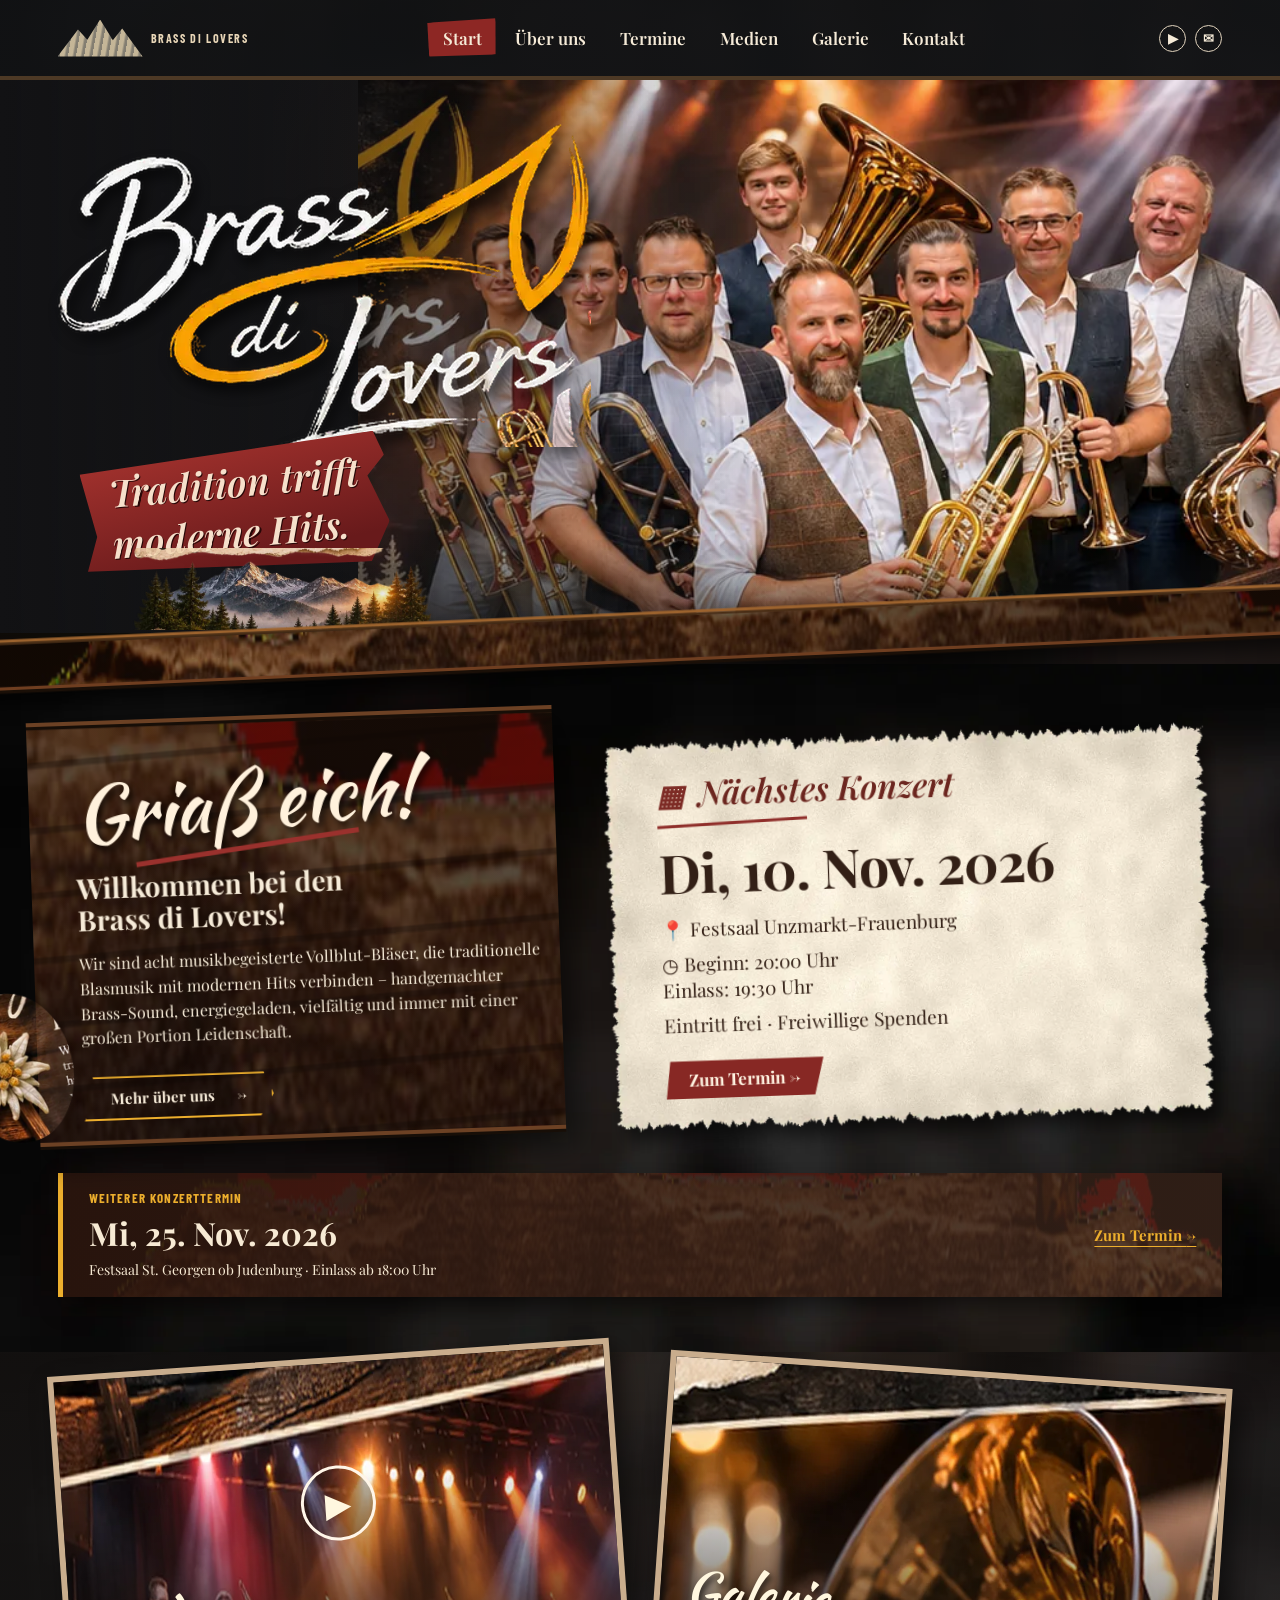
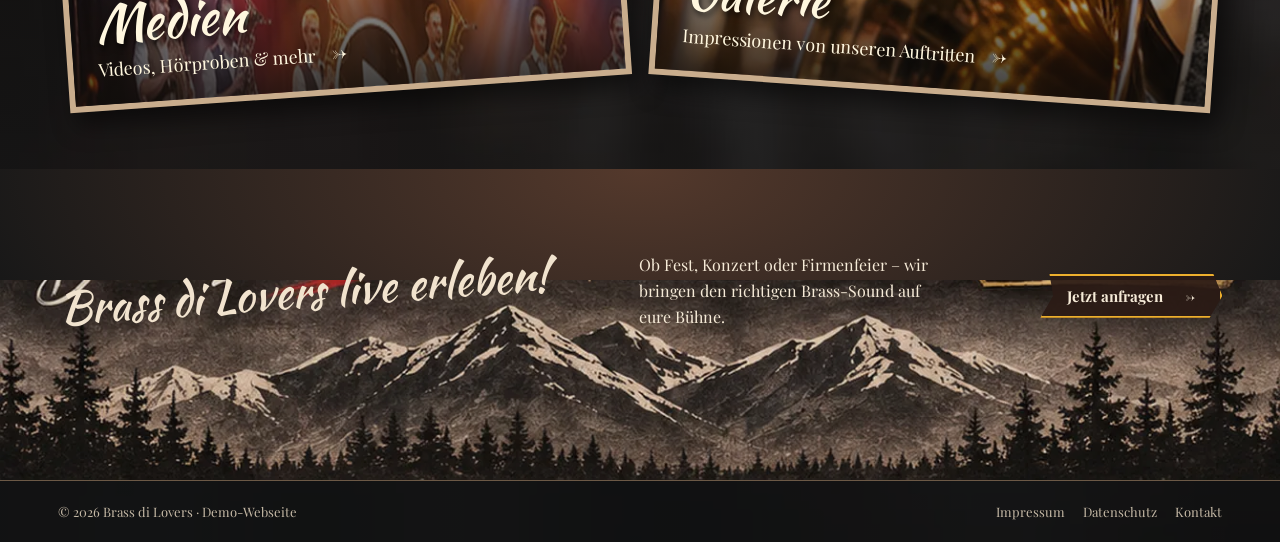
<file: index.html>
<!doctype html><html lang="de"><head><meta charset="utf-8"><meta name="viewport" content="width=device-width,initial-scale=1"><meta name="theme-color" content="#171719"><meta name="description" content="Brass di Lovers – acht Musiker aus Murau und Murtal, traditionelle Blasmusik trifft moderne Hits."><title>Start | Brass di Lovers</title><link rel="preconnect" href="https://fonts.googleapis.com"><link rel="preconnect" href="https://fonts.gstatic.com" crossorigin><link rel="stylesheet" href="assets/style.css"></head><body><div class="frame"><header class="site-header"><div class="wrap header-inner"><a class="header-mark" href="index.html" aria-label="Startseite"><span class="mountain-glyph" aria-hidden="true"></span><span>Brass di Lovers</span></a><nav class="main-nav" id="main-menu" aria-label="Hauptnavigation"><a href="index.html" class="active" aria-current="page">Start</a><a href="ueber-uns.html">Über uns</a><a href="termine.html">Termine</a><a href="medien.html">Medien</a><a href="galerie.html">Galerie</a><a href="kontakt.html">Kontakt</a></nav><div class="socials" aria-label="Weitere Bereiche"><a href="medien.html" aria-label="Medien">▶</a><a href="kontakt.html" aria-label="Kontakt">✉</a></div><button type="button" class="menu-toggle" aria-controls="main-menu" aria-expanded="false" aria-label="Menü öffnen">☰</button></div></header><main><section class="hero"><img class="hero-band" src="assets/hero-band.webp" alt="Acht Musiker mit Blechblasinstrumenten – Gestaltung aus der Designvorlage" fetchpriority="high"><div class="wrap hero-inner"><img class="hero-logo" src="assets/logo-script.webp" alt="Brass di Lovers"><div class="hero-strap red-brush">Tradition trifft <b>moderne Hits.</b></div><img class="hero-mountain" src="assets/mountains.webp" alt="" aria-hidden="true"></div></section><div class="wood-ribbon" aria-hidden="true"></div>
<section class="welcome-zone"><div class="wrap welcome-grid"><div class="welcome-left"><img class="flower" src="assets/edelweiss.webp" alt="" aria-hidden="true"><h2>Griaß eich!</h2><i class="underline-sweep" aria-hidden="true"></i><h3>Willkommen bei den<br>Brass di Lovers!</h3><p>Wir sind acht musikbegeisterte Vollblut-Bläser, die traditionelle Blasmusik mit modernen Hits verbinden – handgemachter Brass-Sound, energiegeladen, vielfältig und immer mit einer großen Portion Leidenschaft.</p><a class="outlined-link" href="ueber-uns.html">Mehr über uns <span aria-hidden="true">→</span></a></div><aside class="paper-card" aria-label="Nächstes Konzert"><div class="paper-content"><h2>Nächstes Konzert</h2><strong>Di, 10. Nov. 2026</strong><p>📍 Festsaal Unzmarkt-Frauenburg</p><p>◷ Beginn: 20:00 Uhr<br>Einlass: 19:30 Uhr</p><p>Eintritt frei · Freiwillige Spenden</p><a class="date-cta" href="termine.html">Zum Termin <span aria-hidden="true">→</span></a></div></aside></div><div class="wrap followup-event"><div><span class="followup-kicker">Weiterer Konzerttermin</span><strong><time datetime="2026-11-25">Mi, 25. Nov. 2026</time></strong><span>Festsaal St. Georgen ob Judenburg · Einlass ab 18:00 Uhr</span></div><a href="termine.html#konzert-25-november">Zum Termin <span aria-hidden="true">→</span></a></div></section>
<section class="media-tiles"><div class="wrap tile-grid"><a class="feature-tile" href="medien.html"><img src="assets/live-stage.webp" alt="Blasmusiker auf einer beleuchteten Bühne"><span class="tile-play" aria-hidden="true">▶</span><span class="tile-label"><strong>Medien</strong><small>Videos, Hörproben &amp; mehr <span class="arrow">→</span></small></span></a><a class="feature-tile" href="galerie.html"><img src="assets/brass-closeup.webp" alt="Goldenes Blechblasinstrument in Nahaufnahme"><span class="tile-label"><strong>Galerie</strong><small>Impressionen von unseren Auftritten <span class="arrow">→</span></small></span></a></div></section></main><footer class="footer-scene"><div class="wrap footer-content"><h2>Brass di Lovers live erleben!</h2><p>Ob Fest, Konzert oder Firmenfeier – wir bringen den richtigen Brass-Sound auf eure Bühne.</p><a class="outlined-link" href="kontakt.html">Jetzt anfragen <span aria-hidden="true">→</span></a></div></footer><div class="footer-bottom"><div class="wrap"><span>© <span data-year>2026</span> Brass di Lovers · Demo-Webseite</span><span><a href="impressum.html">Impressum</a><a href="datenschutz.html">Datenschutz</a><a href="kontakt.html">Kontakt</a></span></div></div></div><script src="assets/script.js"></script></body></html>
</file>
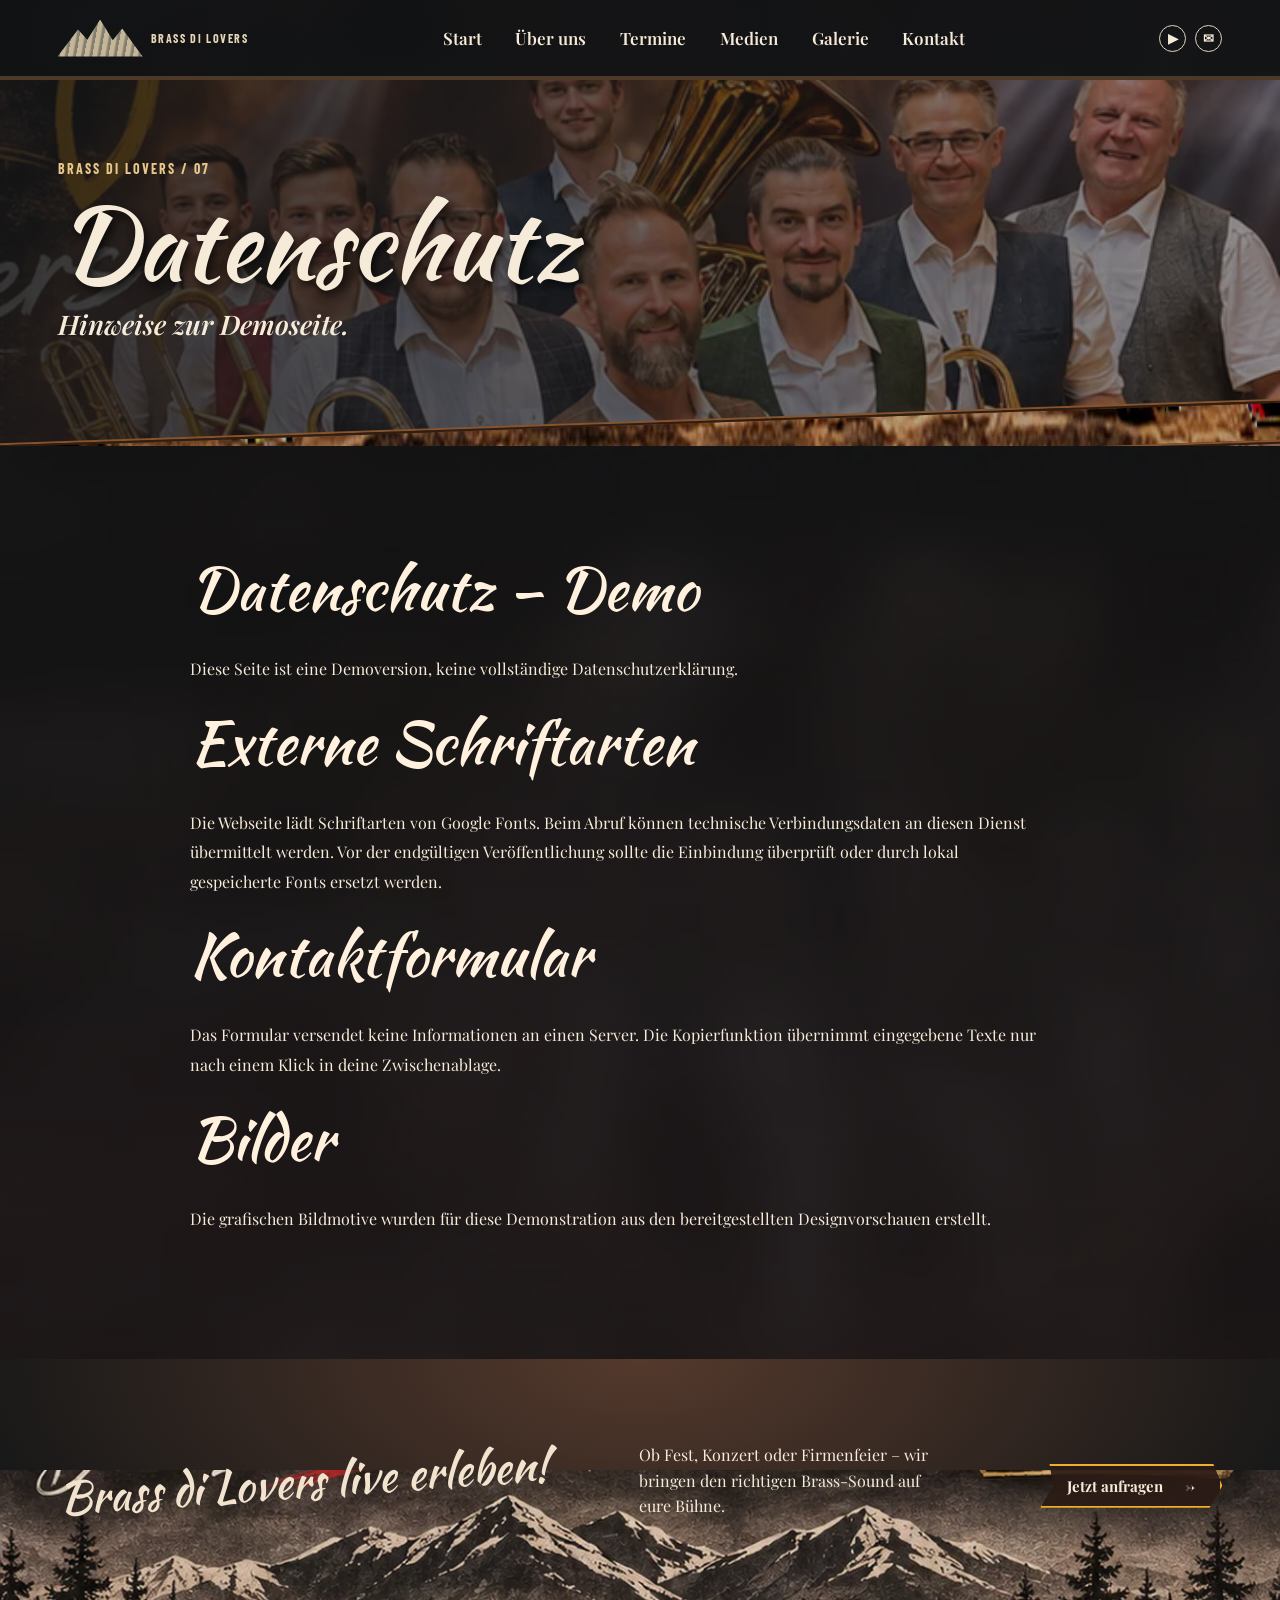
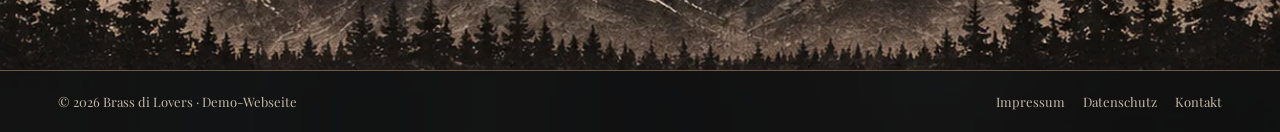
<file: datenschutz.html>
<!doctype html><html lang="de"><head><meta charset="utf-8"><meta name="viewport" content="width=device-width,initial-scale=1"><meta name="theme-color" content="#171719"><meta name="description" content="Brass di Lovers – acht Musiker aus Murau und Murtal, traditionelle Blasmusik trifft moderne Hits."><title>Datenschutz | Brass di Lovers</title><link rel="preconnect" href="https://fonts.googleapis.com"><link rel="preconnect" href="https://fonts.gstatic.com" crossorigin><link rel="stylesheet" href="assets/style.css"></head><body><div class="frame"><header class="site-header"><div class="wrap header-inner"><a class="header-mark" href="index.html" aria-label="Startseite"><span class="mountain-glyph" aria-hidden="true"></span><span>Brass di Lovers</span></a><nav class="main-nav" id="main-menu" aria-label="Hauptnavigation"><a href="index.html">Start</a><a href="ueber-uns.html">Über uns</a><a href="termine.html">Termine</a><a href="medien.html">Medien</a><a href="galerie.html">Galerie</a><a href="kontakt.html">Kontakt</a></nav><div class="socials" aria-label="Weitere Bereiche"><a href="medien.html" aria-label="Medien">▶</a><a href="kontakt.html" aria-label="Kontakt">✉</a></div><button type="button" class="menu-toggle" aria-controls="main-menu" aria-expanded="false" aria-label="Menü öffnen">☰</button></div></header><section class="inner-hero"><div class="wrap"><span class="eyebrow">BRASS DI LOVERS / 07</span><h1>Datenschutz</h1><p>Hinweise zur Demoseite.</p></div></section><main><section class="inner-main"><div class="wrap legal"><h2>Datenschutz – Demo</h2><p>Diese Seite ist eine Demoversion, keine vollständige Datenschutzerklärung.</p><h2>Externe Schriftarten</h2><p>Die Webseite lädt Schriftarten von Google Fonts. Beim Abruf können technische Verbindungsdaten an diesen Dienst übermittelt werden. Vor der endgültigen Veröffentlichung sollte die Einbindung überprüft oder durch lokal gespeicherte Fonts ersetzt werden.</p><h2>Kontaktformular</h2><p>Das Formular versendet keine Informationen an einen Server. Die Kopierfunktion übernimmt eingegebene Texte nur nach einem Klick in deine Zwischenablage.</p><h2>Bilder</h2><p>Die grafischen Bildmotive wurden für diese Demonstration aus den bereitgestellten Designvorschauen erstellt.</p></div></section></main><footer class="footer-scene"><div class="wrap footer-content"><h2>Brass di Lovers live erleben!</h2><p>Ob Fest, Konzert oder Firmenfeier – wir bringen den richtigen Brass-Sound auf eure Bühne.</p><a class="outlined-link" href="kontakt.html">Jetzt anfragen <span aria-hidden="true">→</span></a></div></footer><div class="footer-bottom"><div class="wrap"><span>© <span data-year>2026</span> Brass di Lovers · Demo-Webseite</span><span><a href="impressum.html">Impressum</a><a href="datenschutz.html">Datenschutz</a><a href="kontakt.html">Kontakt</a></span></div></div></div><script src="assets/script.js"></script></body></html>
</file>
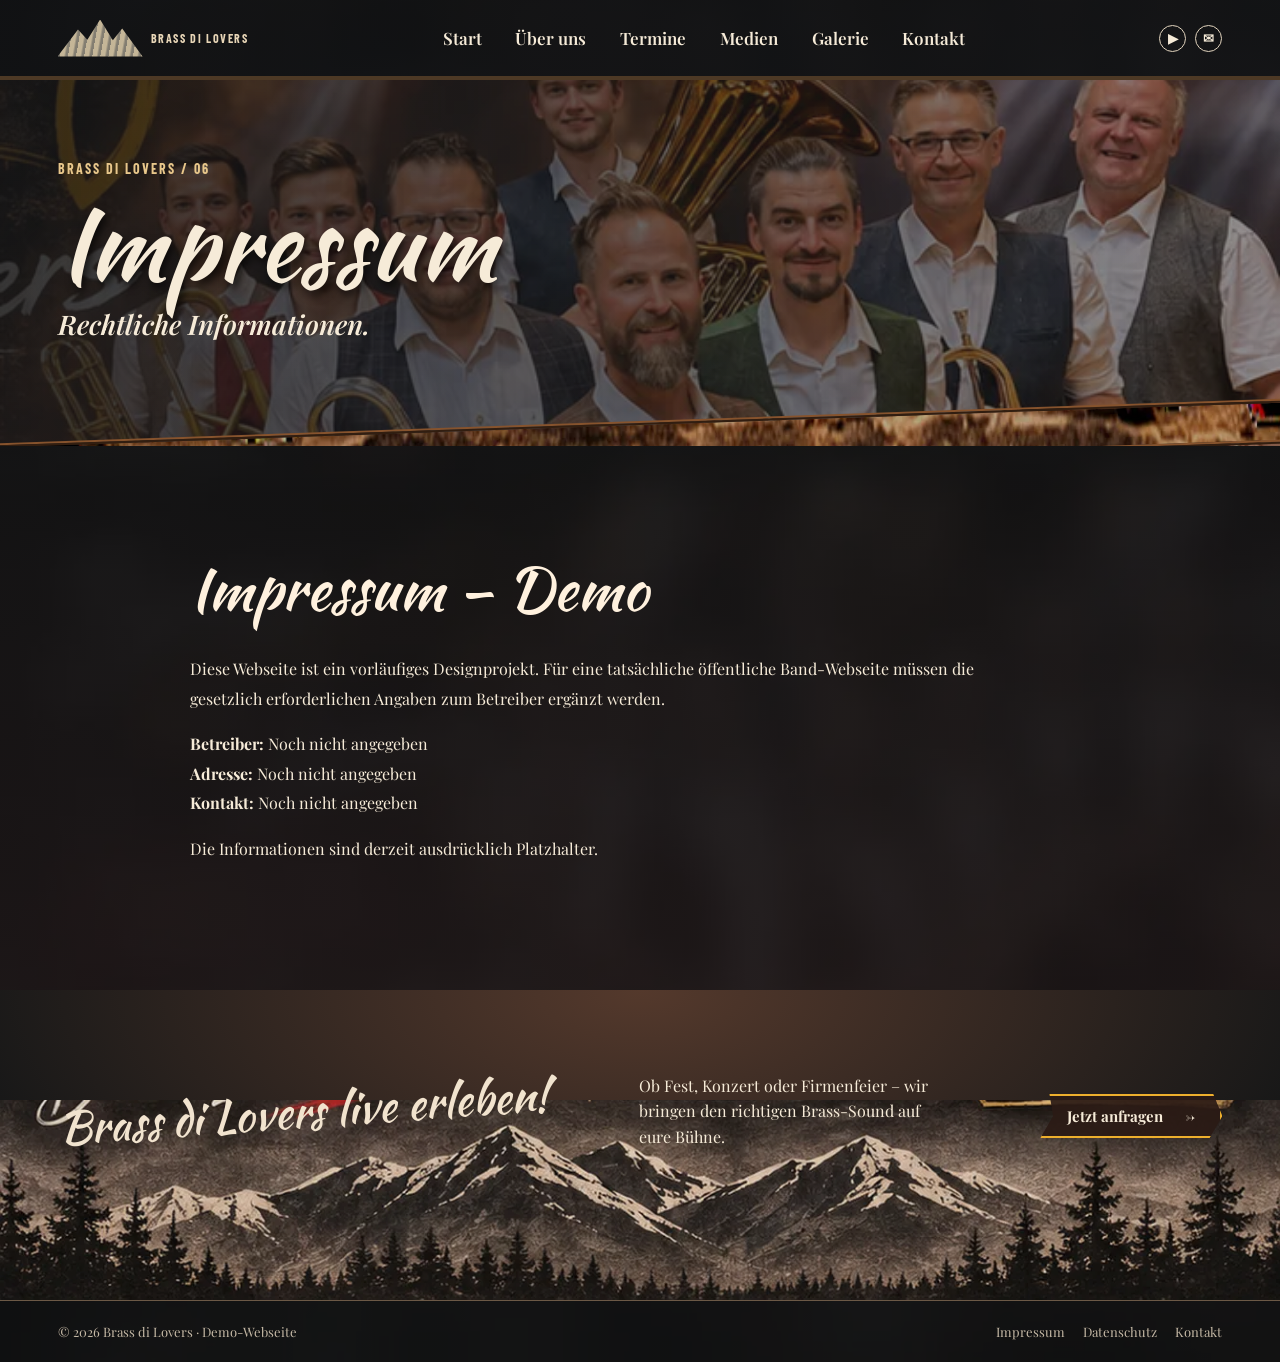
<file: impressum.html>
<!doctype html><html lang="de"><head><meta charset="utf-8"><meta name="viewport" content="width=device-width,initial-scale=1"><meta name="theme-color" content="#171719"><meta name="description" content="Brass di Lovers – acht Musiker aus Murau und Murtal, traditionelle Blasmusik trifft moderne Hits."><title>Impressum | Brass di Lovers</title><link rel="preconnect" href="https://fonts.googleapis.com"><link rel="preconnect" href="https://fonts.gstatic.com" crossorigin><link rel="stylesheet" href="assets/style.css"></head><body><div class="frame"><header class="site-header"><div class="wrap header-inner"><a class="header-mark" href="index.html" aria-label="Startseite"><span class="mountain-glyph" aria-hidden="true"></span><span>Brass di Lovers</span></a><nav class="main-nav" id="main-menu" aria-label="Hauptnavigation"><a href="index.html">Start</a><a href="ueber-uns.html">Über uns</a><a href="termine.html">Termine</a><a href="medien.html">Medien</a><a href="galerie.html">Galerie</a><a href="kontakt.html">Kontakt</a></nav><div class="socials" aria-label="Weitere Bereiche"><a href="medien.html" aria-label="Medien">▶</a><a href="kontakt.html" aria-label="Kontakt">✉</a></div><button type="button" class="menu-toggle" aria-controls="main-menu" aria-expanded="false" aria-label="Menü öffnen">☰</button></div></header><section class="inner-hero"><div class="wrap"><span class="eyebrow">BRASS DI LOVERS / 06</span><h1>Impressum</h1><p>Rechtliche Informationen.</p></div></section><main><section class="inner-main"><div class="wrap legal"><h2>Impressum – Demo</h2><p>Diese Webseite ist ein vorläufiges Designprojekt. Für eine tatsächliche öffentliche Band-Webseite müssen die gesetzlich erforderlichen Angaben zum Betreiber ergänzt werden.</p><p><b>Betreiber:</b> Noch nicht angegeben<br><b>Adresse:</b> Noch nicht angegeben<br><b>Kontakt:</b> Noch nicht angegeben</p><p>Die Informationen sind derzeit ausdrücklich Platzhalter.</p></div></section></main><footer class="footer-scene"><div class="wrap footer-content"><h2>Brass di Lovers live erleben!</h2><p>Ob Fest, Konzert oder Firmenfeier – wir bringen den richtigen Brass-Sound auf eure Bühne.</p><a class="outlined-link" href="kontakt.html">Jetzt anfragen <span aria-hidden="true">→</span></a></div></footer><div class="footer-bottom"><div class="wrap"><span>© <span data-year>2026</span> Brass di Lovers · Demo-Webseite</span><span><a href="impressum.html">Impressum</a><a href="datenschutz.html">Datenschutz</a><a href="kontakt.html">Kontakt</a></span></div></div></div><script src="assets/script.js"></script></body></html>
</file>
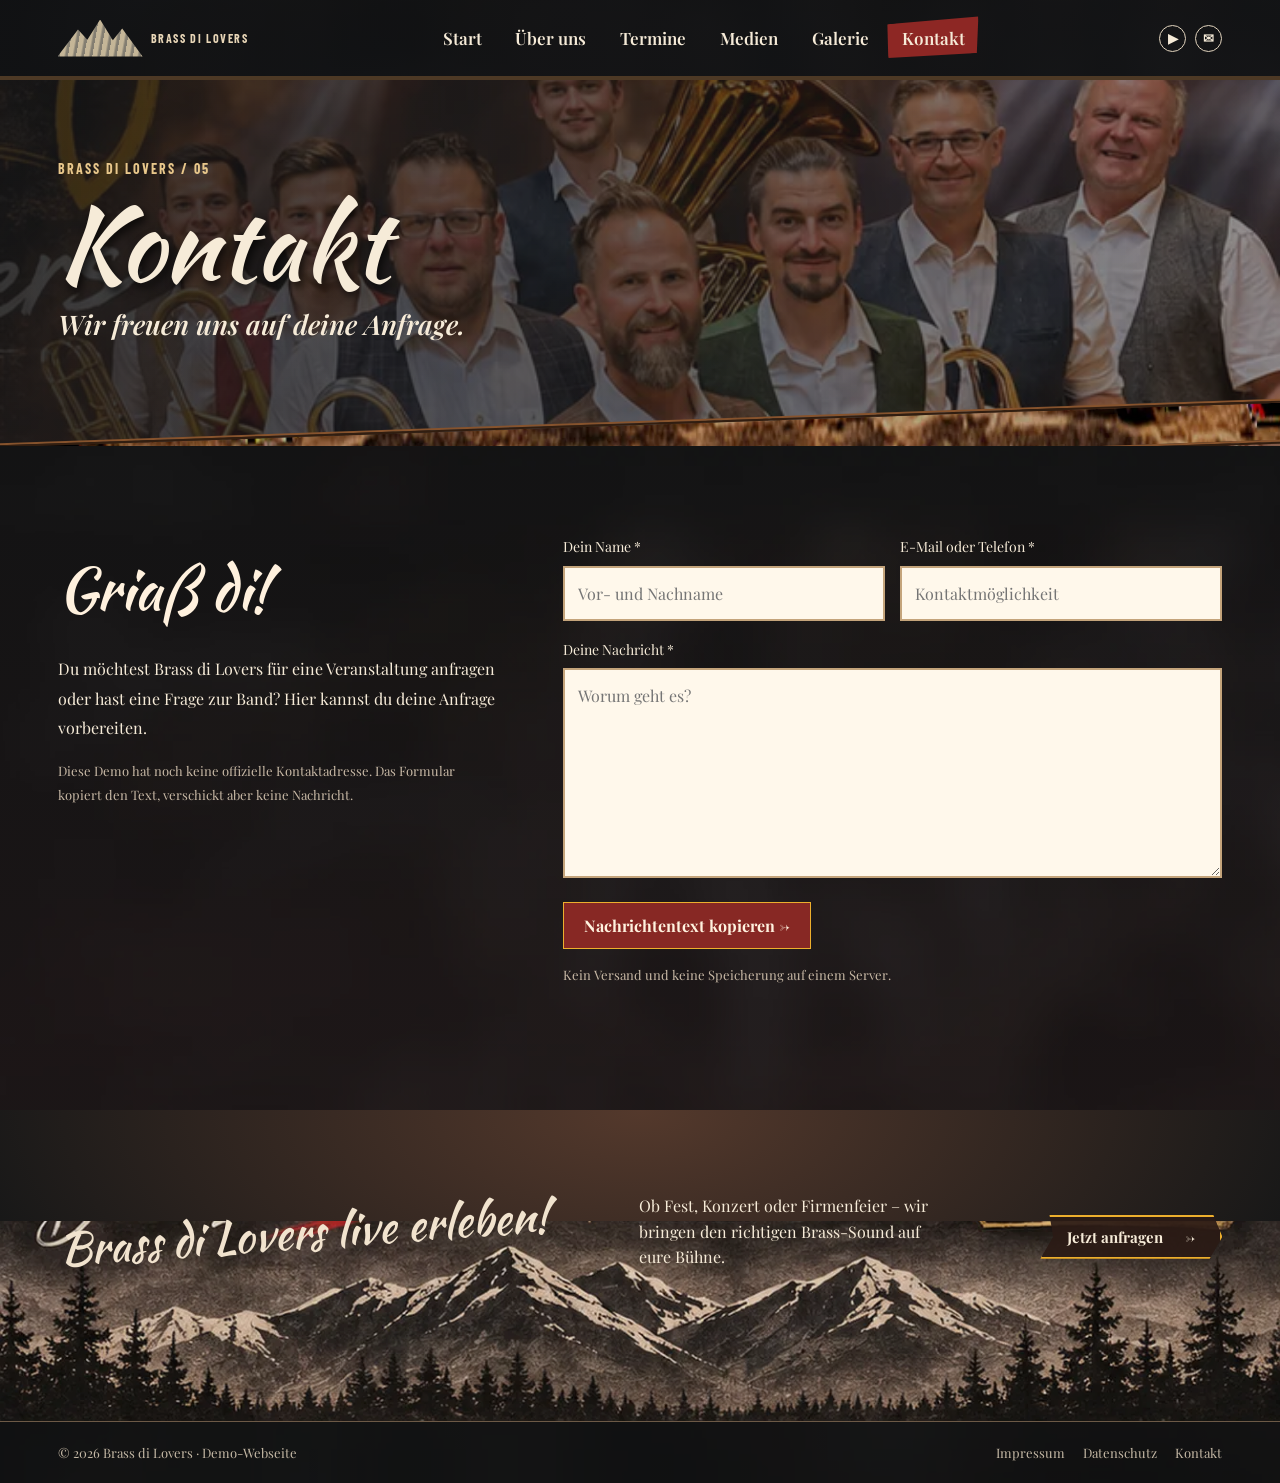
<file: kontakt.html>
<!doctype html><html lang="de"><head><meta charset="utf-8"><meta name="viewport" content="width=device-width,initial-scale=1"><meta name="theme-color" content="#171719"><meta name="description" content="Brass di Lovers – acht Musiker aus Murau und Murtal, traditionelle Blasmusik trifft moderne Hits."><title>Kontakt | Brass di Lovers</title><link rel="preconnect" href="https://fonts.googleapis.com"><link rel="preconnect" href="https://fonts.gstatic.com" crossorigin><link rel="stylesheet" href="assets/style.css"></head><body><div class="frame"><header class="site-header"><div class="wrap header-inner"><a class="header-mark" href="index.html" aria-label="Startseite"><span class="mountain-glyph" aria-hidden="true"></span><span>Brass di Lovers</span></a><nav class="main-nav" id="main-menu" aria-label="Hauptnavigation"><a href="index.html">Start</a><a href="ueber-uns.html">Über uns</a><a href="termine.html">Termine</a><a href="medien.html">Medien</a><a href="galerie.html">Galerie</a><a href="kontakt.html" class="active" aria-current="page">Kontakt</a></nav><div class="socials" aria-label="Weitere Bereiche"><a href="medien.html" aria-label="Medien">▶</a><a href="kontakt.html" aria-label="Kontakt">✉</a></div><button type="button" class="menu-toggle" aria-controls="main-menu" aria-expanded="false" aria-label="Menü öffnen">☰</button></div></header><section class="inner-hero"><div class="wrap"><span class="eyebrow">BRASS DI LOVERS / 05</span><h1>Kontakt</h1><p>Wir freuen uns auf deine Anfrage.</p></div></section><main><section class="inner-main"><div class="wrap contact-layout"><div><h2>Griaß di!</h2><p>Du möchtest Brass di Lovers für eine Veranstaltung anfragen oder hast eine Frage zur Band? Hier kannst du deine Anfrage vorbereiten.</p><p class="notice">Diese Demo hat noch keine offizielle Kontaktadresse. Das Formular kopiert den Text, verschickt aber keine Nachricht.</p></div><form id="inquiry-form"><div class="field-row"><label class="field"><span>Dein Name *</span><input type="text" name="name" autocomplete="name" required placeholder="Vor- und Nachname"></label><label class="field"><span>E-Mail oder Telefon *</span><input type="text" name="contact" required placeholder="Kontaktmöglichkeit"></label></div><label class="field"><span>Deine Nachricht *</span><textarea name="message" rows="7" required placeholder="Worum geht es?"></textarea></label><button type="submit" class="btn">Nachrichtentext kopieren →</button><p class="copy-status" id="form-status" role="status"></p><p class="notice">Kein Versand und keine Speicherung auf einem Server.</p></form></div></section></main><footer class="footer-scene"><div class="wrap footer-content"><h2>Brass di Lovers live erleben!</h2><p>Ob Fest, Konzert oder Firmenfeier – wir bringen den richtigen Brass-Sound auf eure Bühne.</p><a class="outlined-link" href="kontakt.html">Jetzt anfragen <span aria-hidden="true">→</span></a></div></footer><div class="footer-bottom"><div class="wrap"><span>© <span data-year>2026</span> Brass di Lovers · Demo-Webseite</span><span><a href="impressum.html">Impressum</a><a href="datenschutz.html">Datenschutz</a><a href="kontakt.html">Kontakt</a></span></div></div></div><script src="assets/script.js"></script></body></html>
</file>
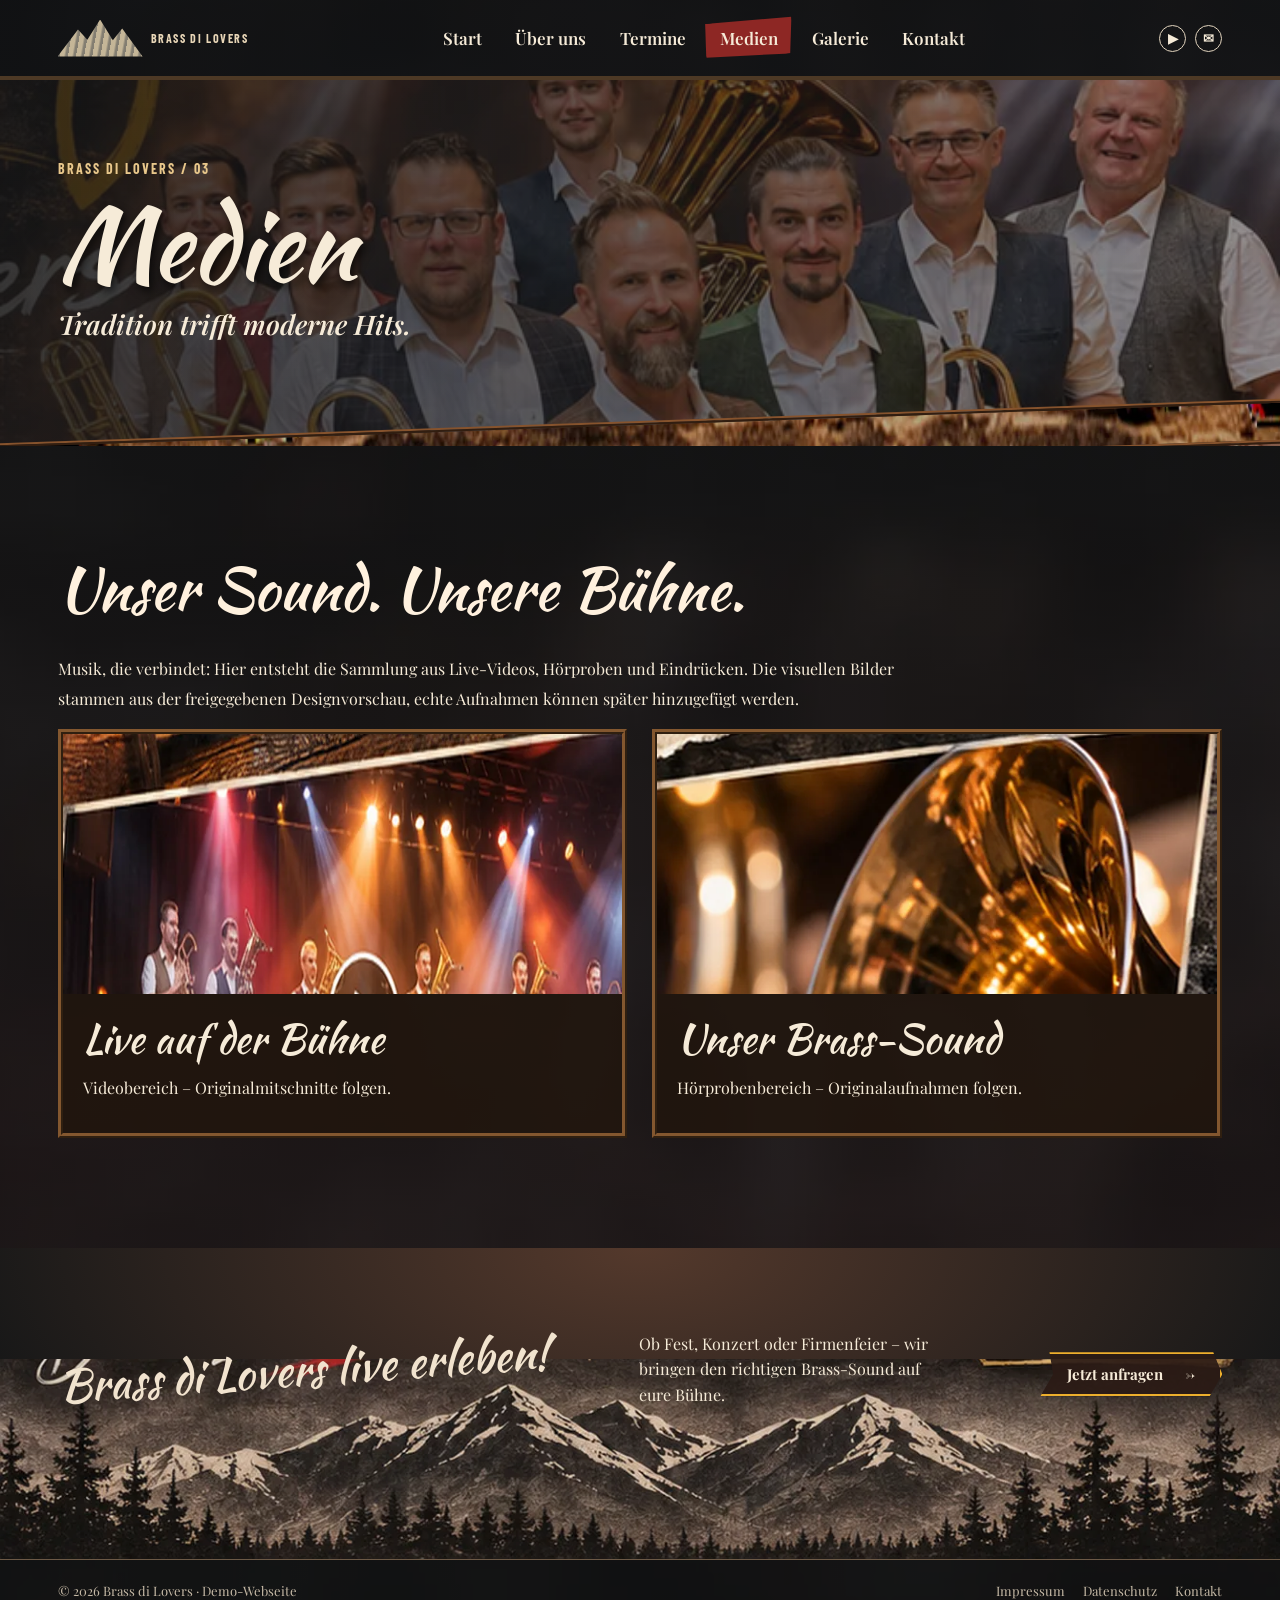
<file: medien.html>
<!doctype html><html lang="de"><head><meta charset="utf-8"><meta name="viewport" content="width=device-width,initial-scale=1"><meta name="theme-color" content="#171719"><meta name="description" content="Brass di Lovers – acht Musiker aus Murau und Murtal, traditionelle Blasmusik trifft moderne Hits."><title>Medien | Brass di Lovers</title><link rel="preconnect" href="https://fonts.googleapis.com"><link rel="preconnect" href="https://fonts.gstatic.com" crossorigin><link rel="stylesheet" href="assets/style.css"></head><body><div class="frame"><header class="site-header"><div class="wrap header-inner"><a class="header-mark" href="index.html" aria-label="Startseite"><span class="mountain-glyph" aria-hidden="true"></span><span>Brass di Lovers</span></a><nav class="main-nav" id="main-menu" aria-label="Hauptnavigation"><a href="index.html">Start</a><a href="ueber-uns.html">Über uns</a><a href="termine.html">Termine</a><a href="medien.html" class="active" aria-current="page">Medien</a><a href="galerie.html">Galerie</a><a href="kontakt.html">Kontakt</a></nav><div class="socials" aria-label="Weitere Bereiche"><a href="medien.html" aria-label="Medien">▶</a><a href="kontakt.html" aria-label="Kontakt">✉</a></div><button type="button" class="menu-toggle" aria-controls="main-menu" aria-expanded="false" aria-label="Menü öffnen">☰</button></div></header><section class="inner-hero"><div class="wrap"><span class="eyebrow">BRASS DI LOVERS / 03</span><h1>Medien</h1><p>Tradition trifft moderne Hits.</p></div></section><main><section class="inner-main"><div class="wrap"><h2>Unser Sound. Unsere Bühne.</h2><p>Musik, die verbindet: Hier entsteht die Sammlung aus Live-Videos, Hörproben und Eindrücken. Die visuellen Bilder stammen aus der freigegebenen Designvorschau, echte Aufnahmen können später hinzugefügt werden.</p><div class="media-grid"><article class="media-block"><img src="assets/live-stage.webp" alt="Gestaltete Szene: Bläser auf einer Live-Bühne"><h3>Live auf der Bühne</h3><p>Videobereich – Originalmitschnitte folgen.</p></article><article class="media-block"><img src="assets/brass-closeup.webp" alt="Nahaufnahme eines goldenen Blechblasinstruments"><h3>Unser Brass-Sound</h3><p>Hörprobenbereich – Originalaufnahmen folgen.</p></article></div></div></section></main><footer class="footer-scene"><div class="wrap footer-content"><h2>Brass di Lovers live erleben!</h2><p>Ob Fest, Konzert oder Firmenfeier – wir bringen den richtigen Brass-Sound auf eure Bühne.</p><a class="outlined-link" href="kontakt.html">Jetzt anfragen <span aria-hidden="true">→</span></a></div></footer><div class="footer-bottom"><div class="wrap"><span>© <span data-year>2026</span> Brass di Lovers · Demo-Webseite</span><span><a href="impressum.html">Impressum</a><a href="datenschutz.html">Datenschutz</a><a href="kontakt.html">Kontakt</a></span></div></div></div><script src="assets/script.js"></script></body></html>
</file>
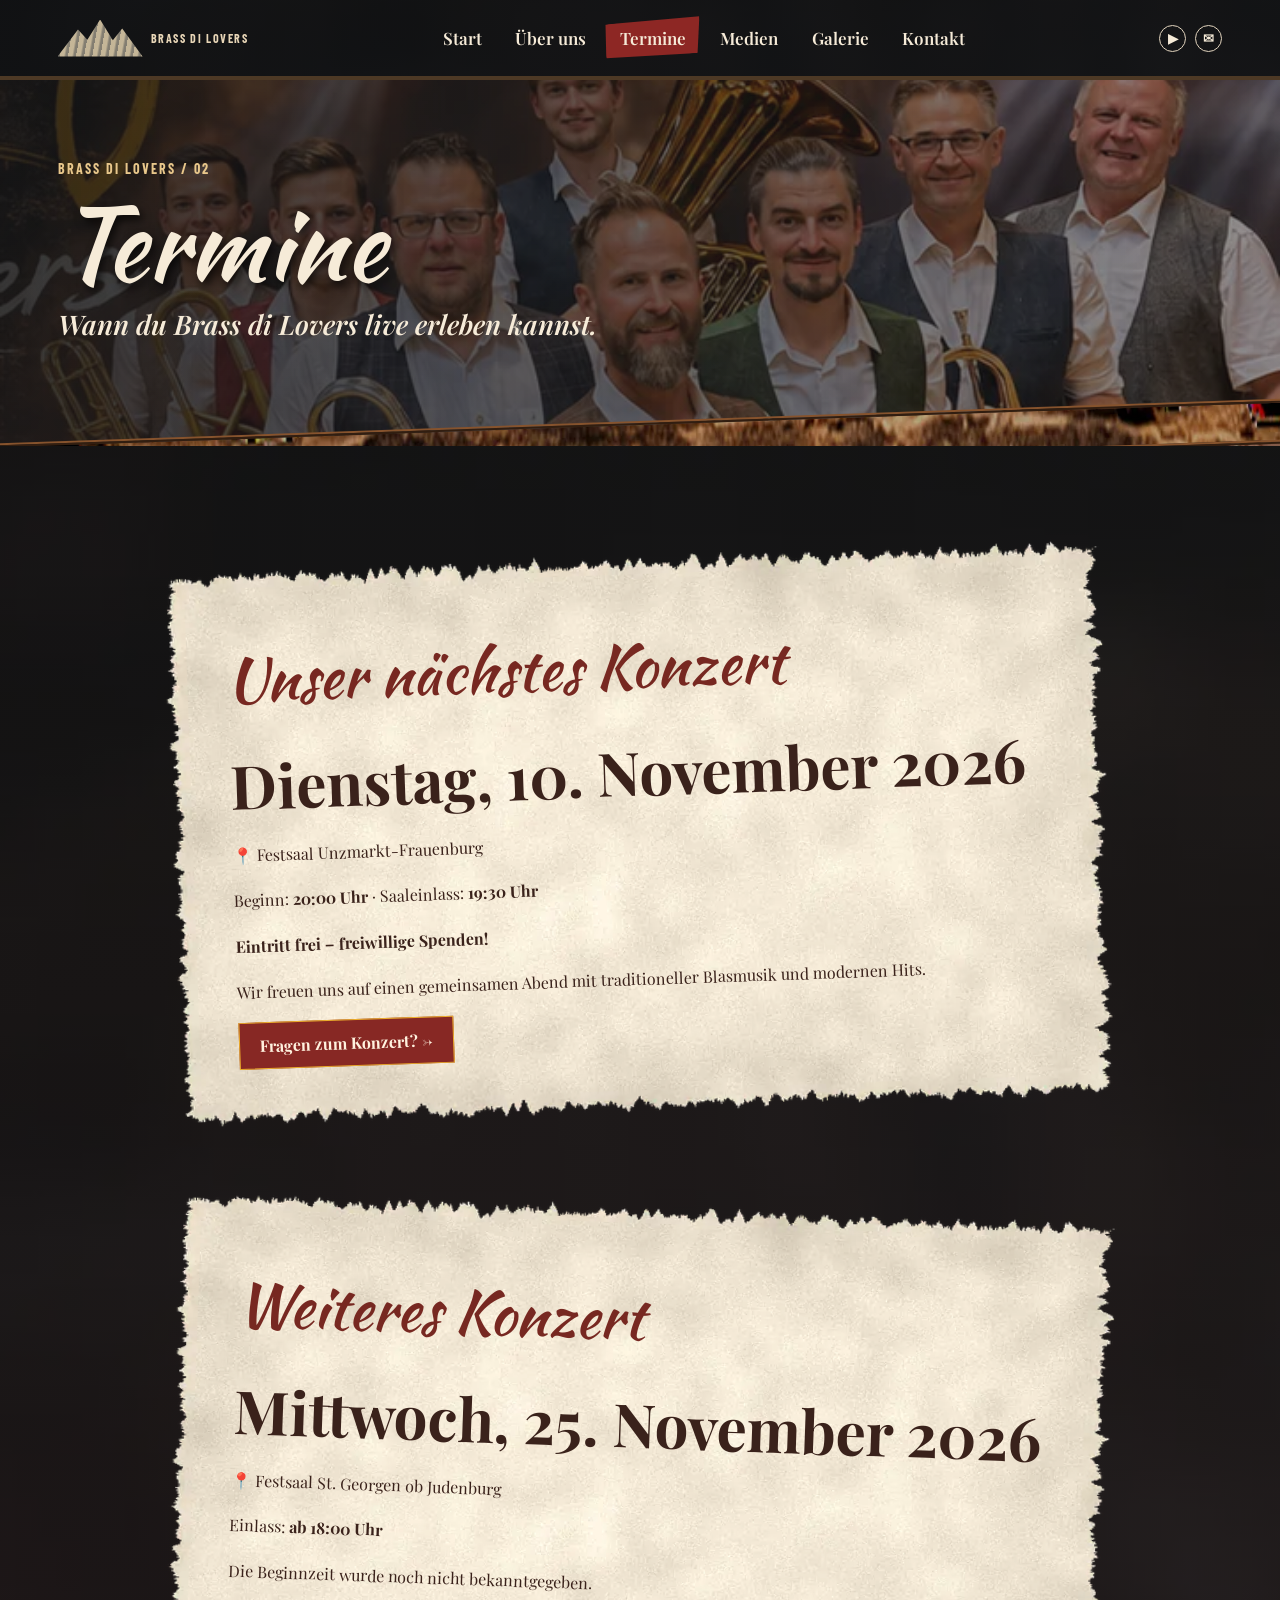
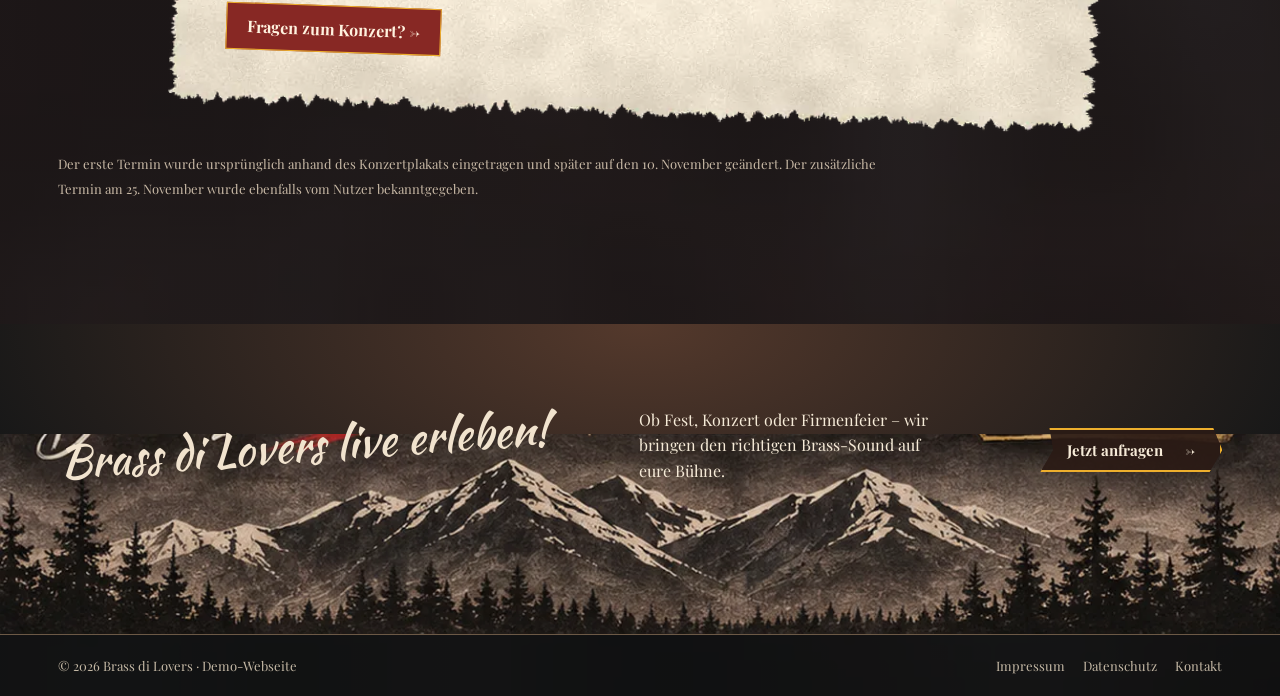
<file: termine.html>
<!doctype html><html lang="de"><head><meta charset="utf-8"><meta name="viewport" content="width=device-width,initial-scale=1"><meta name="theme-color" content="#171719"><meta name="description" content="Brass di Lovers – acht Musiker aus Murau und Murtal, traditionelle Blasmusik trifft moderne Hits."><title>Termine | Brass di Lovers</title><link rel="preconnect" href="https://fonts.googleapis.com"><link rel="preconnect" href="https://fonts.gstatic.com" crossorigin><link rel="stylesheet" href="assets/style.css"></head><body><div class="frame"><header class="site-header"><div class="wrap header-inner"><a class="header-mark" href="index.html" aria-label="Startseite"><span class="mountain-glyph" aria-hidden="true"></span><span>Brass di Lovers</span></a><nav class="main-nav" id="main-menu" aria-label="Hauptnavigation"><a href="index.html">Start</a><a href="ueber-uns.html">Über uns</a><a href="termine.html" class="active" aria-current="page">Termine</a><a href="medien.html">Medien</a><a href="galerie.html">Galerie</a><a href="kontakt.html">Kontakt</a></nav><div class="socials" aria-label="Weitere Bereiche"><a href="medien.html" aria-label="Medien">▶</a><a href="kontakt.html" aria-label="Kontakt">✉</a></div><button type="button" class="menu-toggle" aria-controls="main-menu" aria-expanded="false" aria-label="Menü öffnen">☰</button></div></header><section class="inner-hero"><div class="wrap"><span class="eyebrow">BRASS DI LOVERS / 02</span><h1>Termine</h1><p>Wann du Brass di Lovers live erleben kannst.</p></div></section><main><section class="inner-main"><div class="wrap"><div class="date-large" id="konzert-10-november"><h2>Unser nächstes Konzert</h2><strong>Dienstag, 10. November 2026</strong><p>📍 Festsaal Unzmarkt-Frauenburg</p><p>Beginn: <b>20:00 Uhr</b> · Saaleinlass: <b>19:30 Uhr</b></p><p><b>Eintritt frei – freiwillige Spenden!</b></p><p>Wir freuen uns auf einen gemeinsamen Abend mit traditioneller Blasmusik und modernen Hits.</p><a class="btn" href="kontakt.html">Fragen zum Konzert? →</a></div><div class="date-large next-date" id="konzert-25-november"><h2>Weiteres Konzert</h2><strong><time datetime="2026-11-25">Mittwoch, 25. November 2026</time></strong><p>📍 Festsaal St. Georgen ob Judenburg</p><p>Einlass: <b>ab 18:00 Uhr</b></p><p>Die Beginnzeit wurde noch nicht bekanntgegeben.</p><a class="btn" href="kontakt.html">Fragen zum Konzert? →</a></div><p class="notice">Der erste Termin wurde ursprünglich anhand des Konzertplakats eingetragen und später auf den 10. November geändert. Der zusätzliche Termin am 25. November wurde ebenfalls vom Nutzer bekanntgegeben.</p></div></section></main><footer class="footer-scene"><div class="wrap footer-content"><h2>Brass di Lovers live erleben!</h2><p>Ob Fest, Konzert oder Firmenfeier – wir bringen den richtigen Brass-Sound auf eure Bühne.</p><a class="outlined-link" href="kontakt.html">Jetzt anfragen <span aria-hidden="true">→</span></a></div></footer><div class="footer-bottom"><div class="wrap"><span>© <span data-year>2026</span> Brass di Lovers · Demo-Webseite</span><span><a href="impressum.html">Impressum</a><a href="datenschutz.html">Datenschutz</a><a href="kontakt.html">Kontakt</a></span></div></div></div><script src="assets/script.js"></script></body></html>
</file>
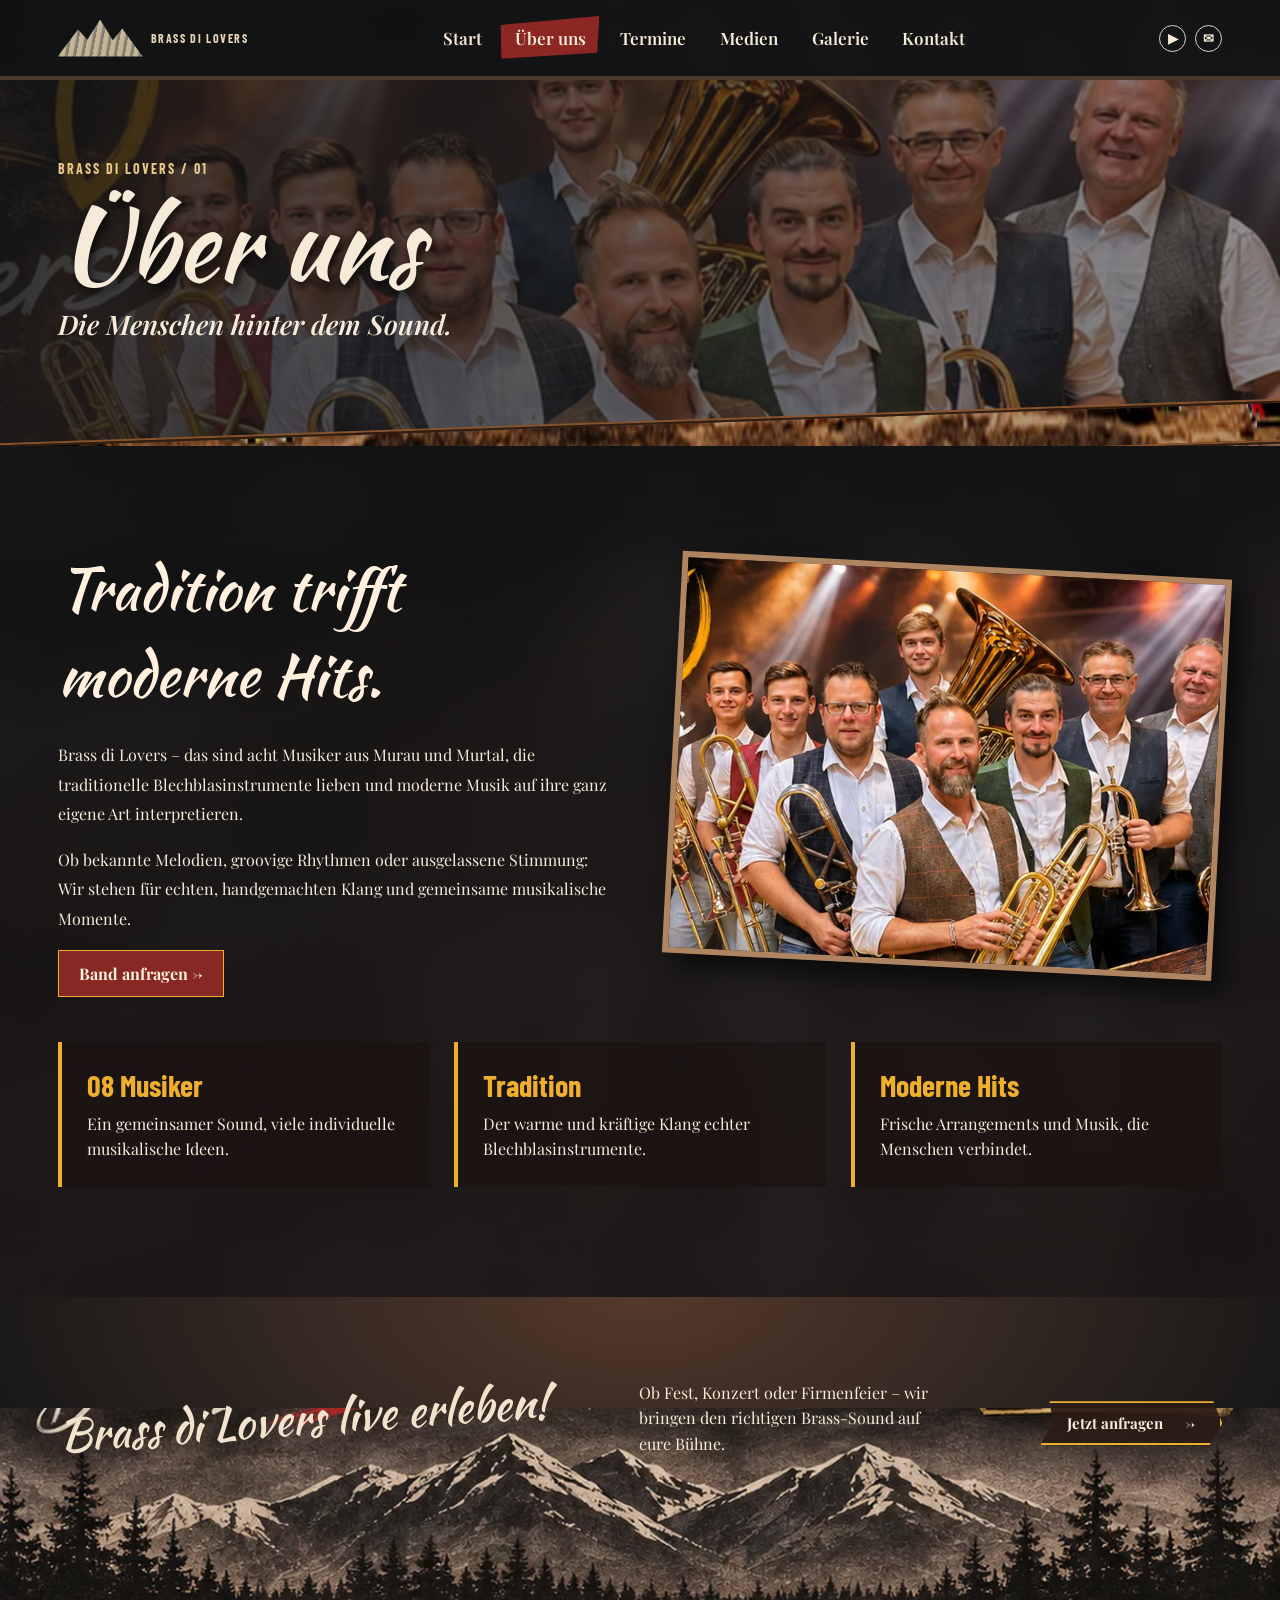
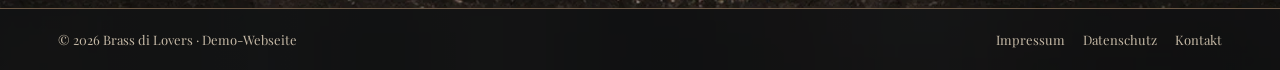
<file: ueber-uns.html>
<!doctype html><html lang="de"><head><meta charset="utf-8"><meta name="viewport" content="width=device-width,initial-scale=1"><meta name="theme-color" content="#171719"><meta name="description" content="Brass di Lovers – acht Musiker aus Murau und Murtal, traditionelle Blasmusik trifft moderne Hits."><title>Über uns | Brass di Lovers</title><link rel="preconnect" href="https://fonts.googleapis.com"><link rel="preconnect" href="https://fonts.gstatic.com" crossorigin><link rel="stylesheet" href="assets/style.css"></head><body><div class="frame"><header class="site-header"><div class="wrap header-inner"><a class="header-mark" href="index.html" aria-label="Startseite"><span class="mountain-glyph" aria-hidden="true"></span><span>Brass di Lovers</span></a><nav class="main-nav" id="main-menu" aria-label="Hauptnavigation"><a href="index.html">Start</a><a href="ueber-uns.html" class="active" aria-current="page">Über uns</a><a href="termine.html">Termine</a><a href="medien.html">Medien</a><a href="galerie.html">Galerie</a><a href="kontakt.html">Kontakt</a></nav><div class="socials" aria-label="Weitere Bereiche"><a href="medien.html" aria-label="Medien">▶</a><a href="kontakt.html" aria-label="Kontakt">✉</a></div><button type="button" class="menu-toggle" aria-controls="main-menu" aria-expanded="false" aria-label="Menü öffnen">☰</button></div></header><section class="inner-hero"><div class="wrap"><span class="eyebrow">BRASS DI LOVERS / 01</span><h1>Über uns</h1><p>Die Menschen hinter dem Sound.</p></div></section><main><section class="inner-main"><div class="wrap columns"><div><h2>Tradition trifft<br>moderne Hits.</h2><p>Brass di Lovers – das sind acht Musiker aus Murau und Murtal, die traditionelle Blechblasinstrumente lieben und moderne Musik auf ihre ganz eigene Art interpretieren.</p><p>Ob bekannte Melodien, groovige Rhythmen oder ausgelassene Stimmung: Wir stehen für echten, handgemachten Klang und gemeinsame musikalische Momente.</p><a class="btn" href="kontakt.html">Band anfragen →</a></div><div class="photo-box"><img src="assets/hero-band.webp" alt="Brass di Lovers in der Designvorlage"></div></div><div class="wrap list-terms"><div class="term"><b>08 Musiker</b>Ein gemeinsamer Sound, viele individuelle musikalische Ideen.</div><div class="term"><b>Tradition</b>Der warme und kräftige Klang echter Blechblasinstrumente.</div><div class="term"><b>Moderne Hits</b>Frische Arrangements und Musik, die Menschen verbindet.</div></div></section></main><footer class="footer-scene"><div class="wrap footer-content"><h2>Brass di Lovers live erleben!</h2><p>Ob Fest, Konzert oder Firmenfeier – wir bringen den richtigen Brass-Sound auf eure Bühne.</p><a class="outlined-link" href="kontakt.html">Jetzt anfragen <span aria-hidden="true">→</span></a></div></footer><div class="footer-bottom"><div class="wrap"><span>© <span data-year>2026</span> Brass di Lovers · Demo-Webseite</span><span><a href="impressum.html">Impressum</a><a href="datenschutz.html">Datenschutz</a><a href="kontakt.html">Kontakt</a></span></div></div></div><script src="assets/script.js"></script></body></html>
</file>
<file: assets/style.css>
@import url('https://fonts.googleapis.com/css2?family=Barlow+Condensed:wght@500;600;700;800;900&family=DM+Sans:wght@400;500;600;700&family=Kaushan+Script&family=Playfair+Display:ital,wght@0,400;0,600;0,700;1,400;1,600;1,700&display=swap');
:root{--gold:#edaf2d;--lightgold:#e8c78b;--red:#872824;--cream:#f6ebd8;--ink:#20140e;--slate:#1a1a1b;--paper:#f5e8d3;--body:'Playfair Display',Georgia,serif;--script:'Kaushan Script',cursive;--cond:'Barlow Condensed','Arial Narrow',Arial,sans-serif}
*,*::before,*::after{box-sizing:border-box}html{scroll-behavior:smooth}body{margin:0;background:#191817;color:var(--cream);font:400 16px/1.6 var(--body);overflow-x:hidden}a{color:inherit;text-decoration:none}button,input,textarea{font:inherit}button{cursor:pointer}img{display:block;max-width:100%}::selection{background:var(--gold);color:#21140c}:focus-visible{outline:3px solid var(--gold);outline-offset:4px}.frame{position:relative;max-width:1550px;margin:auto;background:#161719 url('stone-texture.webp') center top/cover;box-shadow:0 0 100px #0009;overflow:hidden}.frame:before{content:"";pointer-events:none;position:absolute;inset:0;background:linear-gradient(90deg,#0003,transparent 40%,#0003);z-index:0}.frame>*,.frame main>*{position:relative}.wrap{width:min(calc(100% - 2*clamp(18px,4.5vw,70px)),1270px);margin:auto}.display{font-family:var(--script)}.red-brush{background:linear-gradient(170deg,#9e302c 10%,#681a1b 82%);clip-path:polygon(0 14%,97% 0,100% 19%,94% 34%,100% 70%,93% 100%,0 89%,4% 63%);box-shadow:none;transform:rotate(-3deg)}
/* Header resembles dark natural stone with a scratch of color, never a flat nav bar */
.site-header{z-index:100;position:relative;background:linear-gradient(180deg,#121315dd,#121315e6),url('stone-texture.webp') center 45%/cover;border-bottom:4px solid #4d3925}.header-inner{min-height:76px;display:flex;align-items:center;justify-content:space-between;gap:26px}.header-mark{display:flex;gap:8px;align-items:center;flex-shrink:0;font:700 12px/1 var(--cond);letter-spacing:1.6px;text-transform:uppercase;color:#e8d6b7}.header-mark .mountain-glyph{width:85px;height:37px;display:block;clip-path:polygon(0 100%,24% 27%,35% 55%,50% 0,65% 56%,76% 24%,100% 100%);background:repeating-linear-gradient(100deg,#e9d7b2 0 4px,#9b9484 6px 8px);opacity:.83}.main-nav{display:flex;gap:clamp(8px,1.7vw,28px);align-items:center;margin:auto}.main-nav a{position:relative;white-space:nowrap;padding:12px 6px;font:600 17px/1 var(--body)}.main-nav a.active::before,.main-nav a:hover::before{content:"";position:absolute;z-index:-1;inset:0 -10px;background:#8d2724;transform:rotate(-8deg);clip-path:polygon(4% 0,100% 12%,93% 100%,0 82%)}.main-nav a:hover{color:#ffd69a}.socials{display:flex;gap:9px}.socials a{display:grid;place-items:center;width:27px;height:27px;border:1px solid #e1d3bd;border-radius:50%;font:800 13px var(--cond)}.socials a:hover{background:var(--gold);color:#17100a}.menu-toggle{display:none}
.hero{min-height:520px;isolation:isolate;position:relative;background:radial-gradient(ellipse at 64% 21%,#92511c47,transparent 50%),linear-gradient(90deg,#141517 0%,#161618 42%,#161616 100%)}.hero .hero-band{position:absolute;z-index:-1;right:0;top:0;height:100%;width:72%;object-fit:cover;object-position:center 20%;filter:saturate(.94)}.hero::before{content:"";position:absolute;z-index:0;inset:0;background:linear-gradient(90deg,#121214 0%,#1212145d 40%,transparent 61%),linear-gradient(0deg,#111214b3,transparent 17%);pointer-events:none}.hero-inner{position:relative;z-index:2;padding-top:35px;padding-bottom:60px}.hero-logo{width:clamp(330px,43vw,560px);max-width:65%;height:auto;filter:drop-shadow(4px 8px 7px #000b);margin-left:-17px;margin-bottom:-12px}.hero-strap{display:inline-block;margin:8px 0 0 25px;padding:13px 27px 15px;color:#f6e0cb;line-height:1.25;transform:rotate(-5deg);font:italic 600 clamp(23px,3vw,38px) var(--body);text-shadow:1px 1px #260707}.hero-strap b{display:block;font-weight:600}.hero-mountain{width:310px;opacity:.9;position:absolute;left:6%;bottom:3px;pointer-events:none}.hero-spark{position:absolute;right:3%;top:4%;font:italic 600 18px var(--body);color:var(--lightgold);text-shadow:1px 2px #000b;transform:rotate(10deg)}
/* Timber and paper overlay exactly between hero and content */
.wood-ribbon{background:linear-gradient(90deg,#3a1d0a48,#1c0d05bd),url('dark-wood.webp') center/cover;box-shadow:0 10px 18px #0009;border-top:5px ridge #9c632e;border-bottom:6px ridge #6f3e20;min-height:50px;transform:rotate(-2.5deg) scale(1.08);z-index:5;position:relative;margin-top:-19px}
.welcome-zone{padding:50px 0 55px;background:radial-gradient(ellipse at 60% 60%,#3a2218,#171718 82%);background-image:linear-gradient(#0005,#0002),url('stone-texture.webp');background-size:cover}.welcome-grid{display:grid;grid-template-columns:.89fr 1.11fr;gap:clamp(15px,3vw,55px);align-items:center}.welcome-left{position:relative;padding:35px 15px 20px 45px;z-index:1;transform:rotate(-2deg);background:linear-gradient(#2111099e,#180c08a8),url('dark-wood.webp') center/cover;border-block:7px ridge #6c4124;box-shadow:8px 12px 30px #0009;margin-left:-25px}.welcome-left:before{content:"";position:absolute;inset:0;z-index:-1;background:repeating-linear-gradient(177deg,transparent 0 32px,#0e070455 34px 38px,transparent 41px 65px)}.welcome-left .flower{position:absolute;width:115px;bottom:0;left:-80px;transform:rotate(-12deg);border-radius:50%;mix-blend-mode:screen}.welcome-left h2{font:400 clamp(42px,6vw,80px)/1.05 var(--script);margin:0 0 10px;color:#fff1dc;transform:rotate(-3deg);text-shadow:3px 5px 6px #0009}.underline-sweep{display:block;width:225px;max-width:65%;height:5px;background:#9a312d;transform:rotate(-7deg);margin:-4px 0 17px 60px}.welcome-left h3{font:700 clamp(19px,2.5vw,28px)/1.15 var(--body);margin:0 0 12px}.welcome-left p{max-width:570px;font-size:clamp(13px,1.25vw,16px);line-height:1.55}.outlined-link{border:2px solid var(--gold);clip-path:polygon(5% 0,95% 0,100% 50%,93% 100%,0 100%,7% 50%);padding:10px 25px;display:inline-flex;gap:22px;align-items:center;font:700 15px var(--body);margin-top:10px}.outlined-link:hover{background:var(--gold);color:#21130b}
.paper-card{min-height:420px;display:flex;align-items:center;position:relative;filter:drop-shadow(6px 12px 8px #0008);transform:rotate(-2deg)}.paper-card::before{content:"";position:absolute;inset:0;background:url('blank-parchment.webp') center/100% 100% no-repeat;pointer-events:none}.paper-content{position:relative;color:#332016;padding:37px clamp(25px,5vw,70px);width:100%}.paper-content h2{font:italic 600 clamp(23px,2.6vw,35px)/1.2 var(--body);margin:0 0 18px;color:#6c261f}.paper-content h2:before{content:"▦";font-size:29px;color:#7d2b25;margin-right:15px}.paper-content h2:after{content:"";display:block;width:150px;height:3px;margin-top:10px;background:#8f2e2a;transform:rotate(-2deg)}.paper-content strong{display:block;font:700 clamp(35px,4.2vw,58px)/1.05 var(--body);letter-spacing:-1px;margin-bottom:16px}.paper-content p{margin:8px 0;font-size:clamp(15px,1.5vw,19px);line-height:1.4}.paper-content .date-cta{display:inline-block;background:var(--red);color:#fff4e2;padding:8px 23px;clip-path:polygon(3% 0,100% 0,94% 100%,0 100%);font:700 17px var(--body);margin-top:15px}.paper-content .date-cta:hover{background:#aa3b2e}
.media-tiles{padding:5px 0 75px;background:linear-gradient(#211c1a70,#1a1919b6),url('stone-texture.webp') center/cover}.tile-grid{display:grid;grid-template-columns:1fr 1fr;gap:clamp(14px,3vw,40px)}.feature-tile{position:relative;display:flex;align-items:end;min-height:325px;overflow:hidden;color:#fff7df;border:6px solid #c9ad8d;box-shadow:8px 12px 24px #0008;transform:rotate(-4deg);transition:transform .25s}.feature-tile:nth-child(2){transform:rotate(4deg);margin-top:12px}.feature-tile:hover{transform:rotate(0) translateY(-7px)}.feature-tile img{position:absolute;inset:0;width:100%;height:100%;object-fit:cover;object-position:center}.feature-tile:after{content:"";position:absolute;inset:0;background:linear-gradient(0deg,#0e0c0aca,transparent 66%);pointer-events:none}.tile-label{position:relative;z-index:1;padding:22px 25px}.tile-label strong{font:400 clamp(36px,4vw,59px)/1.1 var(--script);display:block;text-shadow:2px 4px 6px #000b}.tile-label small{font:400 clamp(14px,1.4vw,18px) var(--body);display:block}.tile-label .arrow{font-size:23px;margin-left:12px}.tile-play{position:absolute;z-index:2;left:50%;top:43%;transform:translate(-50%,-50%);height:75px;width:75px;border:3px solid #fff6e8;border-radius:50%;display:grid;place-items:center;background:#0004;font-size:34px}
.footer-scene{position:relative;min-height:310px;padding:67px 0 135px;background:radial-gradient(ellipse at 50% 0,#54392c,#181818 75%)}.footer-scene:after{content:"";position:absolute;pointer-events:none;bottom:0;left:0;right:0;height:200px;background:url('alpine-footer.webp') bottom/cover no-repeat;opacity:.9}.footer-content{display:flex;align-items:center;justify-content:space-between;gap:25px;position:relative;z-index:3}.footer-content h2{font:400 clamp(30px,3.5vw,53px)/1.2 var(--script);margin:0;color:#f1e3ce;transform:rotate(-4deg)}.footer-content p{max-width:310px;font-size:16px}.footer-links{display:flex;align-items:center;gap:25px}.footer-bottom{position:relative;z-index:4;background:#101112c9;border-top:1px solid #6c5946;padding:22px 0;color:#c4b8a5;font:400 13px var(--body)}.footer-bottom .wrap{display:flex;justify-content:space-between;flex-wrap:wrap;gap:15px}.footer-bottom a{margin-left:18px}.footer-bottom a:hover{color:var(--gold)}
/* All subpages reuse the genuine graphic system, with flexible content */
.inner-hero{position:relative;padding:75px 0 100px;min-height:270px;background:linear-gradient(90deg,#171718dc,#17171875),url('hero-band.webp') center 34%/cover}.inner-hero h1{font:400 clamp(48px,8vw,104px)/1.05 var(--script);text-shadow:3px 5px 8px #000a;margin:9px 0}.inner-hero p{font:italic 600 clamp(18px,2.4vw,27px) var(--body);max-width:780px;margin:4px 0}.inner-hero .eyebrow{color:var(--lightgold);letter-spacing:2px;font:700 14px var(--cond);text-transform:uppercase}.inner-hero:after{content:"";position:absolute;bottom:-20px;left:-5%;right:-5%;height:45px;transform:rotate(-2deg);background:url('dark-wood.webp') center/cover;border-block:4px ridge #86532d}.inner-main{padding:90px 0 110px;min-height:450px;background:linear-gradient(#171718bc,#20191acb),url('stone-texture.webp') center/cover}.inner-main h2{font:400 clamp(33px,5vw,59px) var(--script);margin:10px 0 22px;color:#fff1de}.inner-main p{line-height:1.85;max-width:850px}.columns{display:grid;grid-template-columns:1fr 1fr;gap:clamp(24px,5vw,75px);align-items:center}.photo-box{border:6px solid #ae8461;transform:rotate(3deg);box-shadow:13px 14px 25px #0009}.photo-box img{width:100%;height:390px;object-fit:cover}.notice{font:400 13px var(--body);color:#c7b8a5}.date-large{max-width:970px;margin:0 auto;position:relative;background:url('blank-parchment.webp') center/100% 100% no-repeat;color:#3a221b;padding:clamp(40px,6vw,85px);transform:rotate(-2deg)}.date-large h2{color:#772821}.date-large strong{font:700 clamp(34px,5vw,60px) var(--body)}.list-terms{display:grid;grid-template-columns:repeat(3,1fr);gap:25px;margin-top:45px}.term{padding:25px;background:#1b1311b8;border-left:4px solid var(--gold)}.term b{display:block;font:700 30px var(--cond);color:var(--gold);margin-bottom:8px}.media-grid{display:grid;grid-template-columns:1fr 1fr;gap:25px}.media-block{background:#21150cba;border:5px ridge #83572f;padding:0 0 25px}.media-block img{width:100%;height:260px;object-fit:cover}.media-block h3{font:400 40px var(--script);margin:16px 20px 0}.media-block p{margin:5px 20px}.gallery-grid{display:grid;grid-template-columns:repeat(3,1fr);gap:20px}.gallery-grid button{padding:0;background:#38261a;border:4px solid #bd9876;transform:rotate(-2deg);color:white;text-align:left}.gallery-grid button:nth-child(2n){transform:rotate(3deg)}.gallery-grid img{width:100%;height:220px;object-fit:cover}.gallery-grid span{display:block;padding:10px 14px;font:700 14px var(--body)}dialog{max-width:min(95vw,1050px);border:4px ridge #9d785a;background:#181615;color:#f8eddc;padding:12px}dialog::backdrop{background:#000d}dialog img{max-width:100%;max-height:80vh;object-fit:contain}.close-dialog{display:block;margin:0 0 10px auto;background:var(--gold);color:#2d1a0d;border:0;padding:8px 15px;font-weight:700}.contact-layout{display:grid;grid-template-columns:.8fr 1.2fr;gap:65px}.field{display:block;margin:0 0 18px}.field span{display:block;margin-bottom:7px;font-size:14px}.field input,.field textarea{width:100%;padding:13px;color:#2e221b;background:#fff8eb;border:2px solid #c4a47b}.field input:focus,.field textarea:focus{outline:3px solid var(--gold)}.field-row{display:grid;grid-template-columns:1fr 1fr;gap:15px}.btn{display:inline-flex;gap:22px;align-items:center;border:1px solid var(--gold);background:var(--red);color:#fff2df;padding:12px 20px;font:700 16px var(--body);cursor:pointer}.btn:hover{background:#a73e32}.copy-status{font-size:14px;color:var(--lightgold)}.legal{max-width:900px}.legal a{color:var(--lightgold);text-decoration:underline}
@media(max-width:1040px){.hero{min-height:470px}.hero-logo{max-width:60%;}.hero .hero-band{width:74%;}.welcome-left{padding-left:26px}.paper-content strong{font-size:39px}.paper-card{min-height:380px}.hero-mountain{width:250px}}
@media(max-width:760px){.header-inner{min-height:70px}.main-nav{display:none;position:absolute;top:100%;left:0;right:0;background:#191819 url('stone-texture.webp') center/cover;flex-direction:column;align-items:stretch;gap:0;padding:15px 25px 22px;border-bottom:4px solid var(--gold);box-shadow:0 15px 25px #000a}.main-nav.open{display:flex}.main-nav a{font-size:21px;padding:11px}.main-nav a.active:before{right:0;left:0}.socials{margin-left:auto}.menu-toggle{display:block;background:var(--gold);border:2px solid #433222;padding:7px 12px;color:#21160e;font:700 16px var(--cond)}.hero{min-height:660px}.hero .hero-band{width:100%;height:70%;top:30%;object-position:center 10%}.hero:before{background:linear-gradient(180deg,#131416 0%,#131416 20%,#1314169a 35%,transparent 58%,#131416ae 100%)}.hero-inner{padding-top:28px}.hero-logo{max-width:100%;width:min(88vw,430px);margin-left:-10px}.hero-strap{margin-top:0;font-size:25px;max-width:330px}.hero-mountain{width:190px;left:auto;right:10px;bottom:0}.hero-spark{display:none}.wood-ribbon{min-height:38px}.welcome-grid,.columns,.contact-layout{grid-template-columns:1fr}.welcome-left{transform:rotate(-1deg);margin:0;padding:38px 27px}.welcome-left .flower{left:auto;right:-23px;top:-5px;width:80px}.welcome-zone{padding:45px 0}.paper-card{min-height:385px;transform:rotate(-1deg)}.paper-content{padding:35px 50px}.paper-content strong{font-size:clamp(37px,7vw,54px)}.media-tiles{padding-bottom:55px}.feature-tile{min-height:265px}.footer-content{flex-direction:column;align-items:flex-start}.footer-scene{padding:65px 0 130px}.inner-hero{min-height:255px}.inner-main{padding:75px 0}.list-terms{grid-template-columns:1fr}.gallery-grid{grid-template-columns:1fr 1fr}.media-grid{grid-template-columns:1fr 1fr}}
@media(max-width:520px){.wrap{width:calc(100% - 38px)}.site-header .header-mark{font-size:10px;letter-spacing:1px}.header-mark .mountain-glyph{width:45px;height:25px}.socials{gap:4px}.socials a{width:24px;height:24px;font-size:11px}.hero{min-height:585px}.hero .hero-band{top:32%;height:65%;object-position:56% top}.hero-logo{width:min(100%,400px);margin-bottom:-15px}.hero-strap{font-size:22px;margin-left:4px;padding:9px 22px}.hero-mountain{width:140px;bottom:5px}.welcome-left{padding:35px 25px}.welcome-left h2{font-size:54px}.welcome-left h3{font-size:22px}.welcome-left p{font-size:14px}.paper-card{min-height:340px}.paper-content{padding:28px 37px}.paper-content h2{font-size:22px}.paper-content strong{font-size:34px}.paper-content p{font-size:14px}.paper-content .date-cta{font-size:14px;padding:9px 17px}.tile-grid{grid-template-columns:1fr;gap:35px}.feature-tile,.feature-tile:nth-child(2){transform:rotate(-2deg);margin:0;min-height:255px}.feature-tile:nth-child(2){transform:rotate(3deg)}.footer-content h2{font-size:38px}.footer-content p{font-size:14px}.footer-bottom .wrap{flex-direction:column;align-items:flex-start}.footer-bottom a{margin:0 17px 0 0}.inner-hero h1{font-size:55px}.date-large{padding:35px 32px}.date-large strong{font-size:33px}.date-large p{font-size:14px}.media-grid,.gallery-grid{grid-template-columns:1fr}.field-row{grid-template-columns:1fr}.photo-box img{height:275px}.gallery-grid img{height:235px}}
/* Zweiter bestätigter Konzerttermin: Website und Terminübersicht */
.followup-event{margin-top:32px;display:flex;align-items:center;justify-content:space-between;gap:24px;padding:17px 26px;background:linear-gradient(90deg,#2c160ee8,#3b261cc8),url('dark-wood.webp') center/cover;border-left:5px solid var(--gold);box-shadow:5px 9px 20px #0008;color:#f7ead4}
.followup-event>div{display:flex;flex-direction:column;gap:5px}
.followup-kicker{font:700 13px var(--cond);letter-spacing:.09em;text-transform:uppercase;color:var(--gold)}
.followup-event strong{font:700 clamp(22px,3vw,32px) var(--body)}
.followup-event>div>span:last-child{font:400 14px/1.5 var(--body)}
.followup-event>a{flex-shrink:0;color:var(--gold);font:700 15px var(--body);text-decoration:underline;text-underline-offset:5px}
.followup-event>a:hover{color:#fff}
.date-large.next-date{margin-top:55px;transform:rotate(2deg)}
@media(max-width:600px){.followup-event{flex-direction:column;align-items:flex-start;padding:18px 20px;gap:13px}.followup-event strong{font-size:24px}.date-large.next-date{margin-top:45px}}
@media(prefers-reduced-motion:reduce){*,*:before,*:after{scroll-behavior:auto!important;transition:none!important}}

@media(max-width:760px){.hero-mountain{display:none}}
.footer-content .outlined-link{background:#2b1b15eb;box-shadow:0 5px 12px #0009}
</file>
